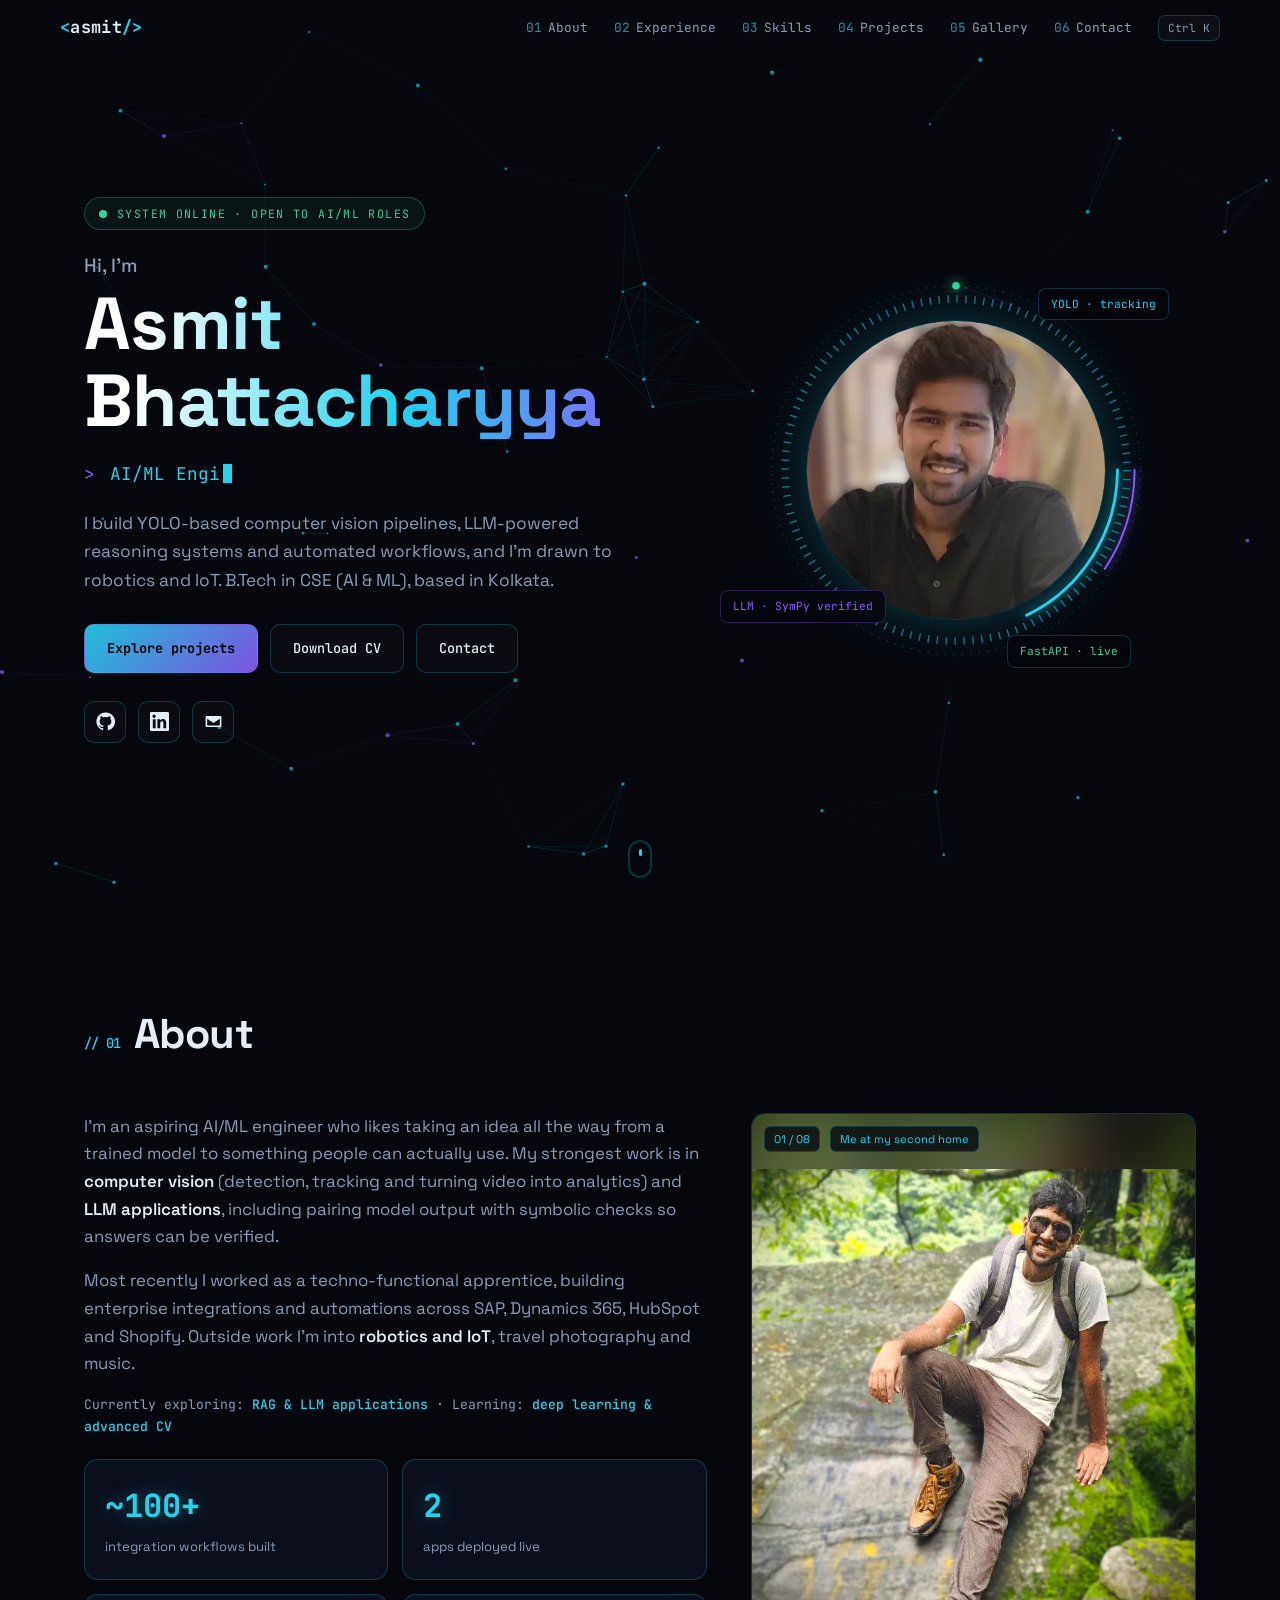
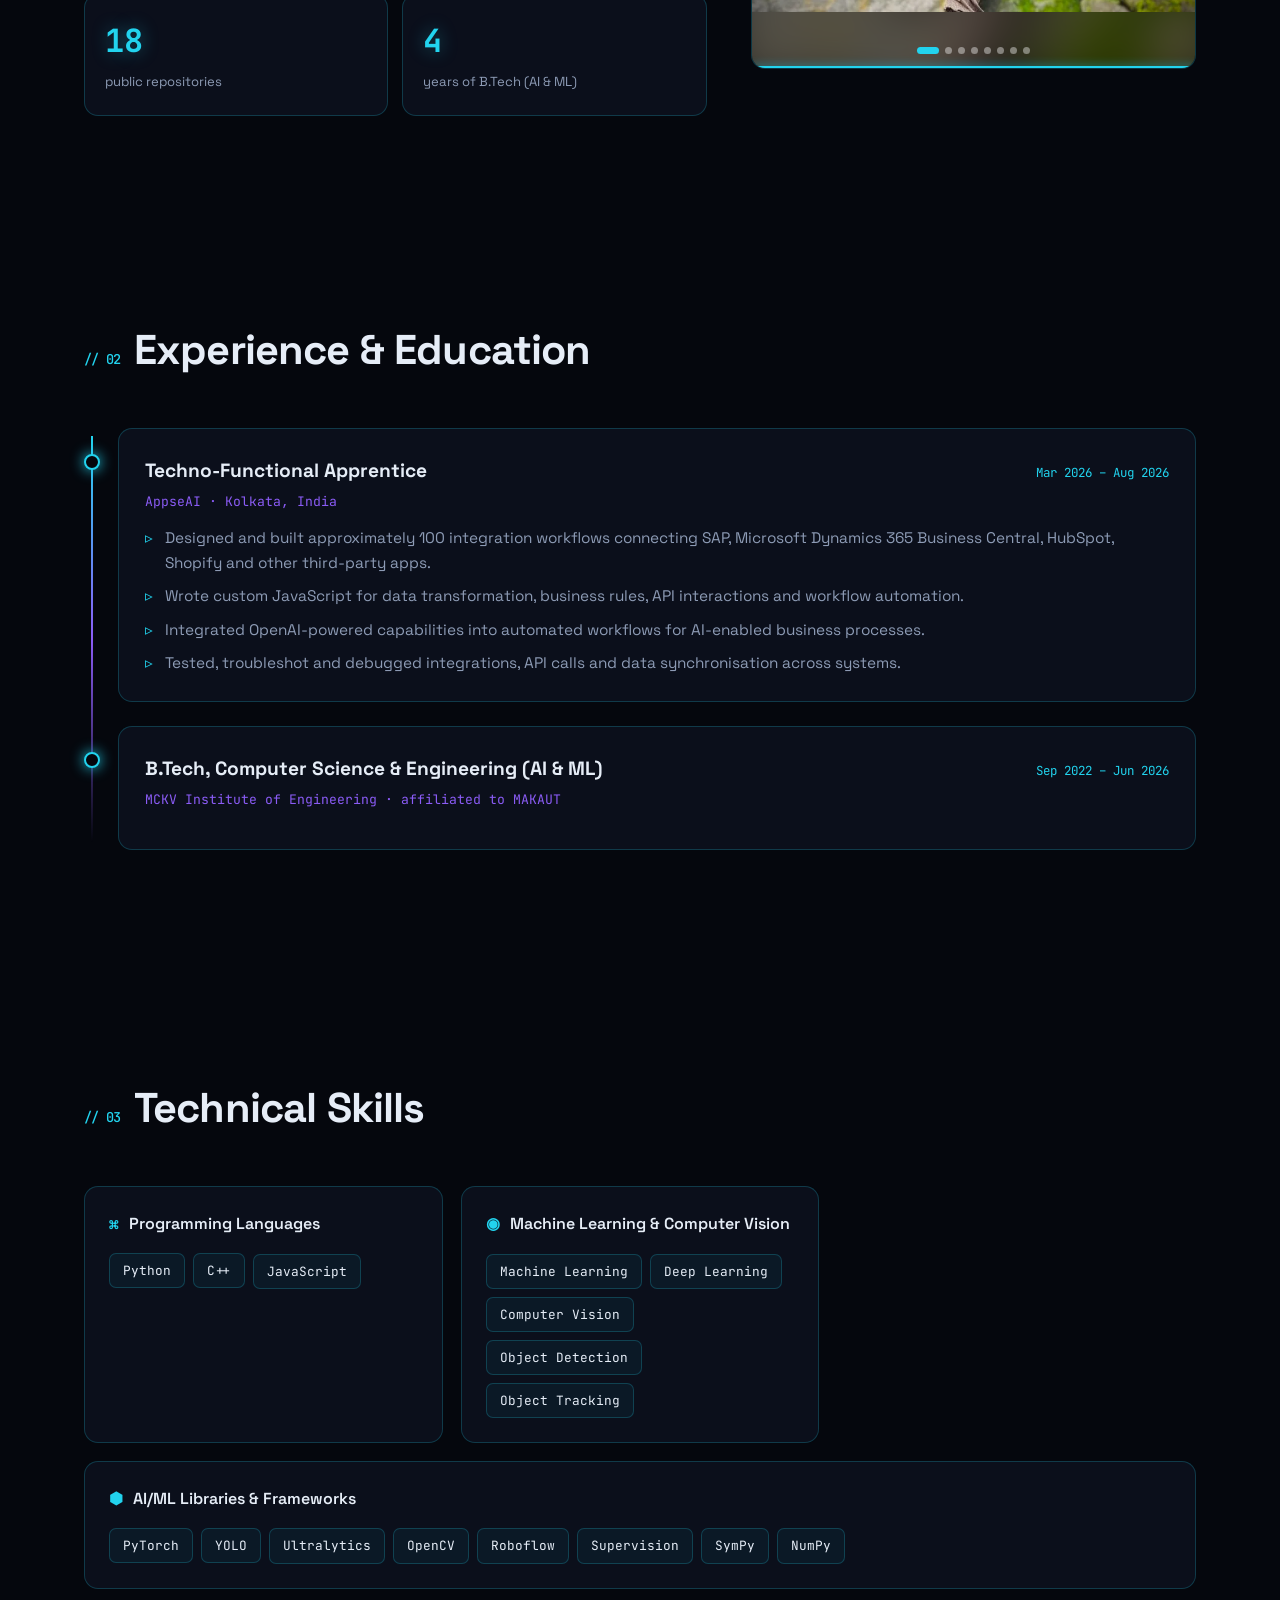
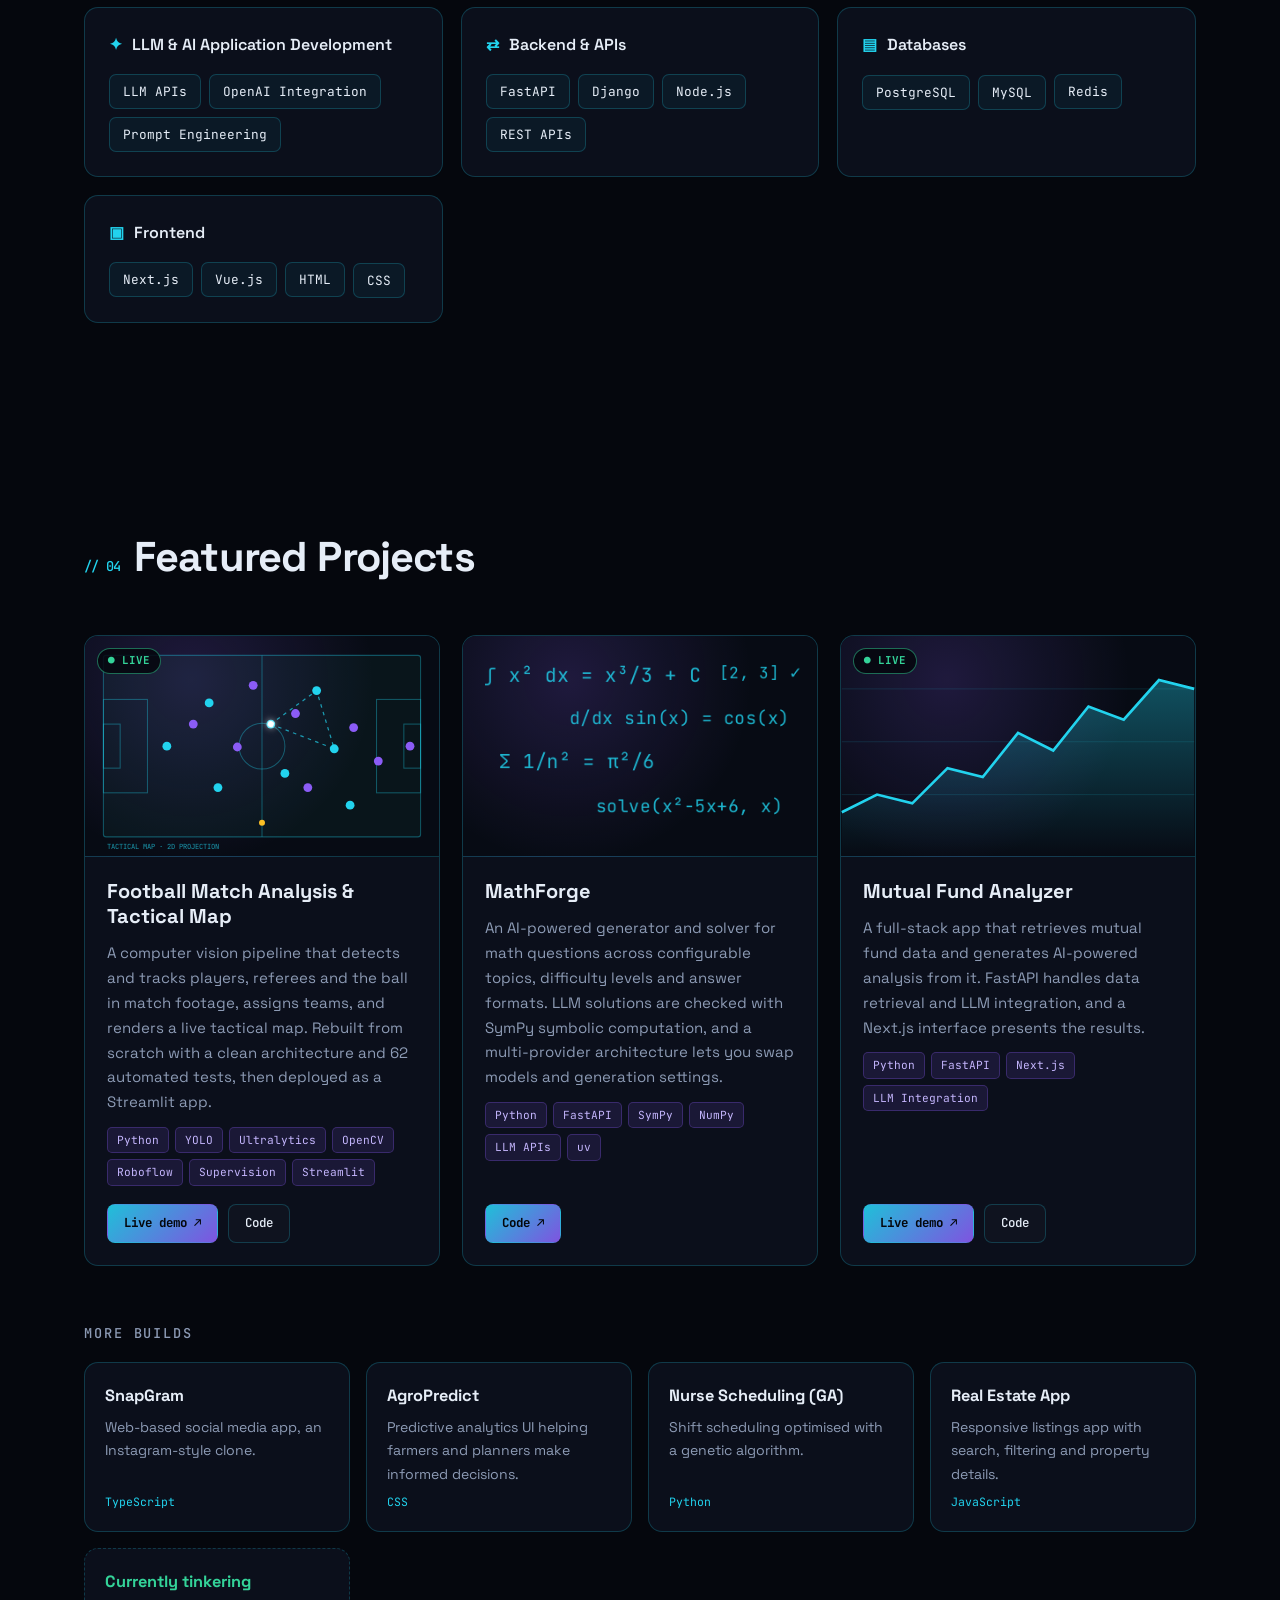
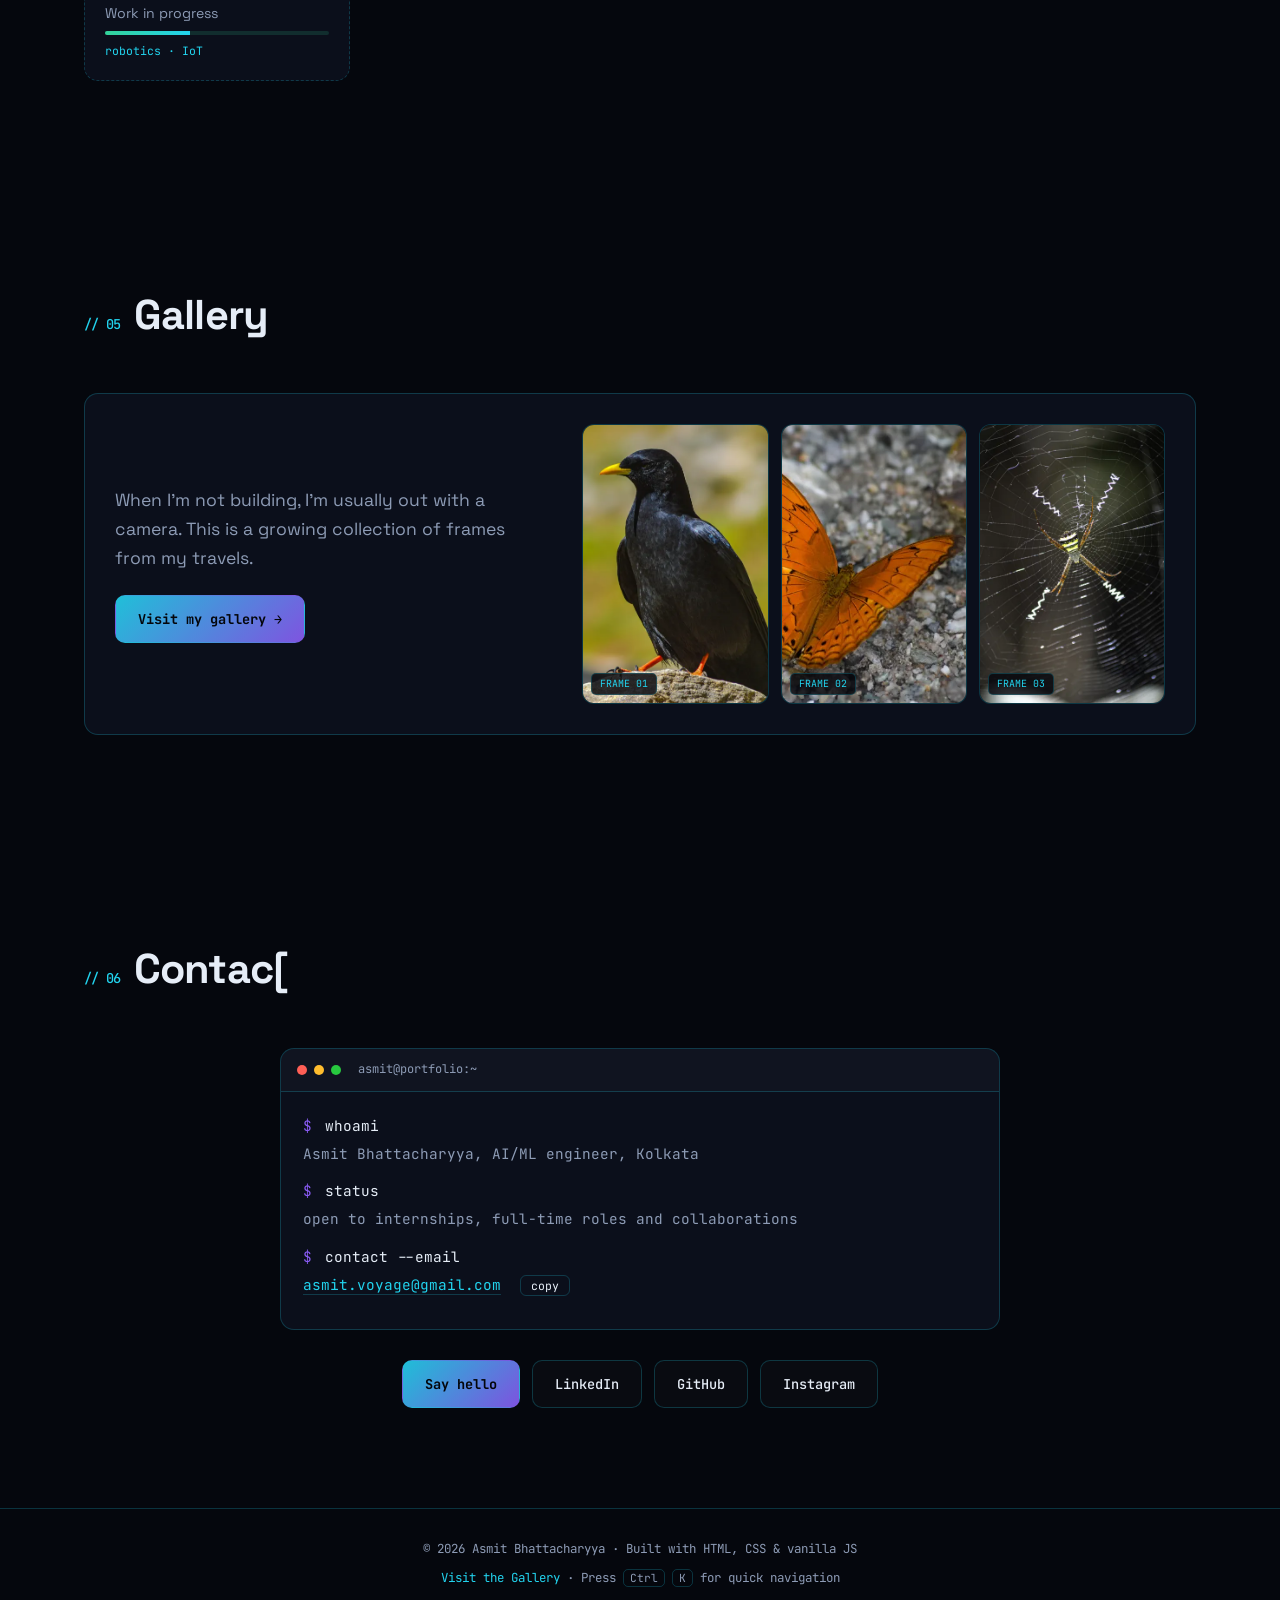
<file: index.html>
<!DOCTYPE html>
<html lang="en">
<head>
  <meta charset="UTF-8" />
  <meta name="viewport" content="width=device-width, initial-scale=1.0" />
  <title>Asmit Bhattacharyya | AI/ML Engineer · Computer Vision · LLM Apps</title>
  <meta name="description" content="Asmit Bhattacharyya: AI/ML engineer building YOLO-based computer vision pipelines, LLM-powered reasoning systems and workflow automation. Robotics & IoT enthusiast." />
  <meta property="og:title" content="Asmit Bhattacharyya | AI/ML Engineer" />
  <meta property="og:description" content="Computer vision, LLM applications and automation. Explore my projects." />
  <meta property="og:type" content="website" />
  <meta property="og:url" content="https://asmit-123.github.io/Portfolio-Website/" />
  <meta property="og:image" content="https://asmit-123.github.io/Portfolio-Website/assets/og-image.png" />
  <meta property="og:image:width" content="1200" />
  <meta property="og:image:height" content="630" />
  <meta name="twitter:card" content="summary_large_image" />
  <meta name="twitter:image" content="https://asmit-123.github.io/Portfolio-Website/assets/og-image.png" />
  <meta name="theme-color" content="#05070d" />
  <link rel="icon" href="data:image/svg+xml,%3Csvg xmlns='http://www.w3.org/2000/svg' viewBox='0 0 100 100'%3E%3Crect width='100' height='100' rx='22' fill='%2305070d'/%3E%3Crect x='3' y='3' width='94' height='94' rx='20' fill='none' stroke='%2322d3ee' stroke-width='4'/%3E%3Ctext x='50' y='68' font-size='54' font-family='monospace' font-weight='700' text-anchor='middle' fill='%2322d3ee'%3EA%3C/text%3E%3C/svg%3E" />
  <link rel="preconnect" href="https://fonts.googleapis.com" />
  <link rel="preconnect" href="https://fonts.gstatic.com" crossorigin />
  <link href="https://fonts.googleapis.com/css2?family=JetBrains+Mono:wght@400;500;700&family=Space+Grotesk:wght@400;500;600;700&display=swap" rel="stylesheet" />
  <link rel="stylesheet" href="style.css" />
</head>
<body>
  <div id="boot" aria-hidden="true">
    <div class="boot-box">
      <pre id="bootLog"></pre>
      <div class="boot-bar"><span id="bootFill"></span></div>
    </div>
  </div>

  <canvas id="net" aria-hidden="true"></canvas>
  <div class="scanlines" aria-hidden="true"></div>
  <div class="glow" id="glow" aria-hidden="true"></div>
  <div class="progress" id="progress" aria-hidden="true"></div>

  <a class="skip" href="#main">Skip to content</a>

  <header class="nav" id="nav">
    <a class="brand" href="#top"><span class="bracket">&lt;</span>asmit<span class="bracket">/&gt;</span></a>
    <button class="menu-btn" id="menuBtn" aria-expanded="false" aria-controls="navLinks" aria-label="Toggle menu"><span></span><span></span><span></span></button>
    <nav aria-label="Primary">
      <ul class="nav-links" id="navLinks">
        <li><a href="#about"><i>01</i>About</a></li>
        <li><a href="#experience"><i>02</i>Experience</a></li>
        <li><a href="#skills"><i>03</i>Skills</a></li>
        <li><a href="#projects"><i>04</i>Projects</a></li>
        <li><a href="gallery.html"><i>05</i>Gallery</a></li>
        <li><a href="#contact"><i>06</i>Contact</a></li>
        <li><button class="kbd" id="paletteBtn" type="button" aria-label="Open quick navigation">Ctrl K</button></li>
      </ul>
    </nav>
  </header>

  <main id="main">
    <!-- HERO -->
    <section class="hero" id="top">
      <div class="hero-text">
        <p class="status"><span class="pulse"></span> SYSTEM ONLINE · OPEN TO AI/ML ROLES</p>
        <h1><span class="small">Hi, I'm</span><span class="name" data-scramble>Asmit Bhattacharyya</span></h1>
        <p class="typed-line"><span class="prompt">&gt;</span> <span id="typed"></span><span class="caret"></span></p>
        <p class="lead">I build YOLO-based computer vision pipelines, LLM-powered reasoning systems and automated workflows, and I'm drawn to robotics and IoT. B.Tech in CSE (AI &amp; ML), based in Kolkata.</p>
        <div class="cta">
          <a class="btn primary" href="#projects"><span>Explore projects</span></a>
          <a class="btn ghost" href="./assets/Asmit-Bhattacharyya-Resume.pdf" target="_blank" rel="noopener"><span>Download CV</span></a>
          <a class="btn ghost" href="#contact"><span>Contact</span></a>
        </div>
        <div class="socials">
          <a href="https://github.com/Asmit-123" target="_blank" rel="noopener" aria-label="GitHub"><svg viewBox="0 0 24 24" aria-hidden="true"><path d="M12 .5a11.5 11.5 0 0 0-3.64 22.41c.58.1.79-.25.79-.56v-2c-3.2.7-3.88-1.37-3.88-1.37-.52-1.33-1.28-1.69-1.28-1.69-1.04-.71.08-.7.08-.7 1.15.08 1.76 1.19 1.76 1.19 1.02 1.76 2.68 1.25 3.34.96.1-.74.4-1.25.72-1.54-2.55-.29-5.24-1.28-5.24-5.69 0-1.26.45-2.28 1.19-3.09-.12-.29-.52-1.46.11-3.05 0 0 .97-.31 3.17 1.18a11 11 0 0 1 5.77 0c2.2-1.49 3.17-1.18 3.17-1.18.63 1.59.23 2.76.11 3.05.74.81 1.19 1.83 1.19 3.09 0 4.42-2.69 5.39-5.25 5.68.41.36.78 1.06.78 2.14v3.17c0 .31.21.67.8.56A11.5 11.5 0 0 0 12 .5Z"/></svg></a>
          <a href="https://www.linkedin.com/in/asmit-bhattacharyya-37742442a" target="_blank" rel="noopener" aria-label="LinkedIn"><svg viewBox="0 0 24 24" aria-hidden="true"><path d="M20.45 20.45h-3.56v-5.57c0-1.33-.03-3.04-1.85-3.04-1.86 0-2.14 1.45-2.14 2.94v5.67H9.34V9h3.41v1.56h.05c.48-.9 1.64-1.85 3.37-1.85 3.6 0 4.27 2.37 4.27 5.46v6.28ZM5.34 7.43a2.07 2.07 0 1 1 0-4.13 2.07 2.07 0 0 1 0 4.13ZM7.12 20.45H3.56V9h3.56v11.45ZM22.22 0H1.77C.79 0 0 .77 0 1.73v20.54C0 23.23.79 24 1.77 24h20.45c.98 0 1.78-.77 1.78-1.73V1.73C24 .77 23.2 0 22.22 0Z"/></svg></a>
          <a href="mailto:asmit.voyage@gmail.com" aria-label="Email"><svg viewBox="0 0 24 24" aria-hidden="true"><path d="M3 5h18a1 1 0 0 1 1 1v12a1 1 0 0 1-1 1H3a1 1 0 0 1-1-1V6a1 1 0 0 1 1-1Zm9 7.2L4.5 7v.01L12 12.2 19.5 7V7L12 12.2ZM4 8.4V17h16V8.4l-8 5.5-8-5.5Z"/></svg></a>
        </div>
      </div>

      <div class="hero-visual">
        <svg class="hud-ring" viewBox="0 0 400 400" aria-hidden="true">
          <circle class="r-thin" cx="200" cy="200" r="194"/>
          <circle class="r-ticks" cx="200" cy="200" r="180"/>
          <circle class="r-arc a1" cx="200" cy="200" r="170"/>
          <circle class="r-arc a2" cx="200" cy="200" r="188"/>
          <g class="orbiter"><circle cx="200" cy="6" r="4"/></g>
        </svg>
        <div class="frame">
          <img src="./assets/profile-pic.webp" alt="Portrait of Asmit Bhattacharyya" width="360" height="360" />
          <div class="scan"></div>
        </div>
        <div class="chip c1">YOLO · tracking</div>
        <div class="chip c2">LLM · SymPy verified</div>
        <div class="chip c3">FastAPI · live</div>
      </div>
      <a class="scroll-cue" href="#about" aria-label="Scroll to About"><span></span></a>
    </section>

    <!-- ABOUT -->
    <section id="about" class="reveal">
      <h2 class="section-title"><small>// 01</small><span data-scramble>About</span></h2>
      <div class="about-grid">
        <div class="about-copy">
          <p>I'm an aspiring AI/ML engineer who likes taking an idea all the way from a trained model to something people can actually use. My strongest work is in <strong>computer vision</strong> (detection, tracking and turning video into analytics) and <strong>LLM applications</strong>, including pairing model output with symbolic checks so answers can be verified.</p>
          <p>Most recently I worked as a techno-functional apprentice, building enterprise integrations and automations across SAP, Dynamics 365, HubSpot and Shopify. Outside work I'm into <strong>robotics and IoT</strong>, travel photography and music.</p>
          <p class="mono-note">Currently exploring: <b>RAG &amp; LLM applications</b> · Learning: <b>deep learning &amp; advanced CV</b></p>
          <div class="stats">
          <div class="stat"><b data-count="100" data-prefix="~" data-suffix="+">0</b><span>integration workflows built</span></div>
          <div class="stat"><b data-count="2">0</b><span>apps deployed live</span></div>
          <div class="stat"><b data-count="18" id="repoCount">0</b><span>public repositories</span></div>
          <div class="stat"><b data-count="4">0</b><span>years of B.Tech (AI &amp; ML)</span></div>
        </div>
        </div>
        <div class="about-side"><div class="scroller hud" id="scroller" role="region" aria-roledescription="carousel" aria-label="Photos of Asmit" tabindex="0">
        <div class="sc-stage">
          <figure class="sc-slide is-on" style="--img:url('./assets/about/hiking.webp')" data-cap="Me at my second home"><img src="./assets/about/hiking.webp" alt="Asmit hiking on a mossy rock outcrop" /></figure>
          <figure class="sc-slide" style="--img:url('./assets/about/flower-valley.webp')" data-cap="Me at my second home"><img src="./assets/about/flower-valley.webp" alt="Asmit standing with arms spread wide in a green, flower-filled valley beneath misty cliffs" loading="lazy" /></figure>
          <figure class="sc-slide" style="--img:url('./assets/about/high-altitude.webp')" data-cap="Me at my second home"><img src="./assets/about/high-altitude.webp" alt="Asmit posing on a mountain trail with snow-capped peaks and clouds behind him" loading="lazy" /></figure>
          <figure class="sc-slide" style="--img:url('./assets/about/mountain-portrait.webp')" data-cap="Me at my second home"><img src="./assets/about/mountain-portrait.webp" alt="Asmit smiling in sunglasses with green hills behind him" loading="lazy" /></figure>
          <figure class="sc-slide" style="--img:url('./assets/about/stream-camera.webp')" data-cap="Me at my second home"><img src="./assets/about/stream-camera.webp" alt="Asmit photographing a rushing mountain stream with a camera" loading="lazy" /></figure>
          <figure class="sc-slide" style="--img:url('./assets/about/river-camp.webp')" data-cap="Me at my second home"><img src="./assets/about/river-camp.webp" alt="Asmit sitting on a boulder beside a forested river" loading="lazy" /></figure>
          <figure class="sc-slide" style="--img:url('./assets/about/dhoti.webp')" data-cap="Me when I'm off the screen"><img src="./assets/about/dhoti.webp" alt="Asmit standing in a black shirt and white dhoti in front of a pink wall" loading="lazy" /></figure>
          <figure class="sc-slide" style="--img:url('./assets/about/kurta.webp')" data-cap="Me when I'm off the screen"><img src="./assets/about/kurta.webp" alt="Asmit in a yellow kurta taking a mirror selfie" loading="lazy" /></figure>
        </div>
        <div class="sc-hud mono" aria-live="polite"><span id="scCount">01 / 08</span> <span id="scLabel">Me at my second home</span></div>
        <button class="sc-btn prev" type="button" aria-label="Previous photo">‹</button>
        <button class="sc-btn next" type="button" aria-label="Next photo">›</button>
        <div class="sc-dots" id="scDots"></div>
        <div class="sc-bar" id="scBar"></div>
      </div></div>
      </div>
    </section>

    <!-- EXPERIENCE -->
    <section id="experience" class="reveal">
      <h2 class="section-title"><small>// 02</small><span data-scramble>Experience &amp; Education</span></h2>
      <div class="timeline">
        <article class="tl-item">
          <span class="node"></span>
          <div class="tl-card hud">
            <div class="tl-head"><h3>Techno-Functional Apprentice</h3><time>Mar 2026 – Aug 2026</time></div>
            <p class="org">AppseAI · Kolkata, India</p>
            <ul class="points">
              <li>Designed and built approximately 100 integration workflows connecting SAP, Microsoft Dynamics 365 Business Central, HubSpot, Shopify and other third-party apps.</li>
              <li>Wrote custom JavaScript for data transformation, business rules, API interactions and workflow automation.</li>
              <li>Integrated OpenAI-powered capabilities into automated workflows for AI-enabled business processes.</li>
              <li>Tested, troubleshot and debugged integrations, API calls and data synchronisation across systems.</li>
            </ul>
          </div>
        </article>
        <article class="tl-item">
          <span class="node"></span>
          <div class="tl-card hud">
            <div class="tl-head"><h3>B.Tech, Computer Science &amp; Engineering (AI &amp; ML)</h3><time>Sep 2022 – Jun 2026</time></div>
            <p class="org">MCKV Institute of Engineering · affiliated to MAKAUT</p>
          </div>
        </article>
      </div>
    </section>

    <!-- SKILLS -->
    <section id="skills" class="reveal">
      <h2 class="section-title"><small>// 03</small><span data-scramble>Technical Skills</span></h2>
      <div class="skill-grid">
        <div class="hud skill-card"><h3><i>⌘</i> Programming Languages</h3><ul class="chips"><li>Python</li><li>C++</li><li>JavaScript</li></ul></div>
        <div class="hud skill-card"><h3><i>◉</i> Machine Learning &amp; Computer Vision</h3><ul class="chips"><li>Machine Learning</li><li>Deep Learning</li><li>Computer Vision</li><li>Object Detection</li><li>Object Tracking</li></ul></div>
        <div class="hud skill-card wide"><h3><i>⬢</i> AI/ML Libraries &amp; Frameworks</h3><ul class="chips"><li>PyTorch</li><li>YOLO</li><li>Ultralytics</li><li>OpenCV</li><li>Roboflow</li><li>Supervision</li><li>SymPy</li><li>NumPy</li></ul></div>
        <div class="hud skill-card"><h3><i>✦</i> LLM &amp; AI Application Development</h3><ul class="chips"><li>LLM APIs</li><li>OpenAI Integration</li><li>Prompt Engineering</li></ul></div>
        <div class="hud skill-card"><h3><i>⇄</i> Backend &amp; APIs</h3><ul class="chips"><li>FastAPI</li><li>Django</li><li>Node.js</li><li>REST APIs</li></ul></div>
        <div class="hud skill-card"><h3><i>▤</i> Databases</h3><ul class="chips"><li>PostgreSQL</li><li>MySQL</li><li>Redis</li></ul></div>
        <div class="hud skill-card"><h3><i>▣</i> Frontend</h3><ul class="chips"><li>Next.js</li><li>Vue.js</li><li>HTML</li><li>CSS</li></ul></div>
      </div>
    </section>

    <!-- PROJECTS -->
    <section id="projects" class="reveal">
      <h2 class="section-title"><small>// 04</small><span data-scramble>Featured Projects</span></h2>

      <div class="project-grid">
        <article class="project hud tilt">
          <div class="shot art">
            <svg viewBox="0 0 400 250" role="img" aria-label="Animated top-down tactical map of a football pitch with two teams and a passing ball">
              <g fill="none" stroke="currentColor" stroke-opacity=".35" stroke-width="1.2">
                <rect x="20" y="22" width="360" height="206" rx="3" fill="rgba(52,211,153,.05)"/>
                <path d="M200 22V228"/><circle cx="200" cy="125" r="26"/>
                <rect x="20" y="72" width="50" height="106"/><rect x="20" y="100" width="19" height="50"/>
                <rect x="330" y="72" width="50" height="106"/><rect x="361" y="100" width="19" height="50"/>
              </g>
              <path class="pass" d="M210 100 L282 128 L262 62 L210 100" fill="none" stroke="currentColor" stroke-opacity=".7" stroke-width="1.4"/>
              <g fill="currentColor">
                <g class="pl" style="--dx:7px;--dy:-4px;--d:3.4s"><circle cx="92" cy="125" r="5"/></g>
                <g class="pl" style="--dx:-5px;--dy:6px;--d:4.1s"><circle cx="140" cy="76" r="5"/></g>
                <g class="pl" style="--dx:6px;--dy:5px;--d:3.1s"><circle cx="150" cy="172" r="5"/></g>
                <g class="pl" style="--dx:8px;--dy:-3px;--d:3.8s"><circle cx="210" cy="100" r="5"/></g>
                <g class="pl" style="--dx:-6px;--dy:-6px;--d:4.4s"><circle cx="226" cy="156" r="5"/></g>
                <g class="pl" style="--dx:5px;--dy:7px;--d:3.6s"><circle cx="262" cy="62" r="5"/></g>
                <g class="pl" style="--dx:-7px;--dy:4px;--d:4.2s"><circle cx="282" cy="128" r="5"/></g>
                <g class="pl" style="--dx:6px;--dy:-5px;--d:3.3s"><circle cx="300" cy="192" r="5"/></g>
              </g>
              <g fill="#8b5cf6">
                <g class="pl" style="--dx:-6px;--dy:5px;--d:3.7s"><circle cx="122" cy="100" r="5"/></g>
                <g class="pl" style="--dx:5px;--dy:-6px;--d:4.3s"><circle cx="172" cy="126" r="5"/></g>
                <g class="pl" style="--dx:-4px;--dy:7px;--d:3.2s"><circle cx="190" cy="56" r="5"/></g>
                <g class="pl" style="--dx:7px;--dy:3px;--d:4s"><circle cx="238" cy="88" r="5"/></g>
                <g class="pl" style="--dx:-6px;--dy:-4px;--d:3.9s"><circle cx="252" cy="172" r="5"/></g>
                <g class="pl" style="--dx:5px;--dy:6px;--d:3.5s"><circle cx="304" cy="104" r="5"/></g>
                <g class="pl" style="--dx:-5px;--dy:-5px;--d:4.5s"><circle cx="332" cy="142" r="5"/></g>
                <circle cx="368" cy="125" r="5"/>
              </g>
              <circle cx="200" cy="212" r="3.4" fill="#fbbf24"/>
              <circle class="ball" cx="0" cy="0" r="3.6" fill="#fff"/>
              <text x="24" y="242" font-family="JetBrains Mono, monospace" font-size="8" fill="currentColor" opacity=".7">TACTICAL MAP · 2D PROJECTION</text>
            </svg>
            <span class="badge live">● LIVE</span>
          </div>
          <div class="p-body">
            <h3>Football Match Analysis &amp; Tactical Map</h3>
            <p>A computer vision pipeline that detects and tracks players, referees and the ball in match footage, assigns teams, and renders a live tactical map. Rebuilt from scratch with a clean architecture and 62 automated tests, then deployed as a Streamlit app.</p>
            <ul class="tags"><li>Python</li><li>YOLO</li><li>Ultralytics</li><li>OpenCV</li><li>Roboflow</li><li>Supervision</li><li>Streamlit</li></ul>
            <div class="links">
              <a class="btn primary sm" href="https://football-tactical-map-analysis.streamlit.app/" target="_blank" rel="noopener"><span>Live demo ↗</span></a>
              <a class="btn ghost sm" href="https://github.com/Asmit-123/football-tactical-map" target="_blank" rel="noopener"><span>Code</span></a>
            </div>
          </div>
        </article>

        <article class="project hud tilt">
          <div class="shot art">
            <svg viewBox="0 0 400 250" role="img" aria-label="Animated math expressions">
              <g class="mf" font-family="JetBrains Mono, monospace" fill="currentColor">
                <text x="24" y="52" font-size="22">∫ x² dx = x³/3 + C</text>
                <text x="120" y="100" font-size="20">d/dx sin(x) = cos(x)</text>
                <text x="40" y="150" font-size="22">Σ 1/n² = π²/6</text>
                <text x="150" y="200" font-size="20">solve(x²-5x+6, x)</text>
                <text x="290" y="48" font-size="18" opacity=".7">[2, 3] ✓</text>
              </g>
            </svg>
          </div>
          <div class="p-body">
            <h3>MathForge</h3>
            <p>An AI-powered generator and solver for math questions across configurable topics, difficulty levels and answer formats. LLM solutions are checked with SymPy symbolic computation, and a multi-provider architecture lets you swap models and generation settings.</p>
            <ul class="tags"><li>Python</li><li>FastAPI</li><li>SymPy</li><li>NumPy</li><li>LLM APIs</li><li>uv</li></ul>
            <div class="links"><a class="btn primary sm" href="https://github.com/Asmit-123/MathForge" target="_blank" rel="noopener"><span>Code ↗</span></a></div>
          </div>
        </article>

        <article class="project hud tilt">
          <div class="shot art">
            <svg viewBox="0 0 400 250" role="img" aria-label="Animated line chart">
              <defs><linearGradient id="ag" x1="0" x2="0" y1="0" y2="1"><stop offset="0" stop-color="currentColor" stop-opacity=".35"/><stop offset="1" stop-color="currentColor" stop-opacity="0"/></linearGradient></defs>
              <g stroke="currentColor" stroke-opacity=".15"><path d="M0 60H400M0 120H400M0 180H400"/></g>
              <path d="M0 200 L40 180 L80 190 L120 150 L160 160 L200 110 L240 130 L280 80 L320 95 L360 50 L400 60 L400 250 L0 250Z" fill="url(#ag)"/>
              <path class="line" d="M0 200 L40 180 L80 190 L120 150 L160 160 L200 110 L240 130 L280 80 L320 95 L360 50 L400 60" fill="none" stroke="currentColor" stroke-width="3"/>
            </svg>
            <span class="badge live">● LIVE</span>
          </div>
          <div class="p-body">
            <h3>Mutual Fund Analyzer</h3>
            <p>A full-stack app that retrieves mutual fund data and generates AI-powered analysis from it. FastAPI handles data retrieval and LLM integration, and a Next.js interface presents the results.</p>
            <ul class="tags"><li>Python</li><li>FastAPI</li><li>Next.js</li><li>LLM Integration</li></ul>
            <div class="links">
              <a class="btn primary sm" href="https://mutual-fund-analyzer-tau.vercel.app/" target="_blank" rel="noopener"><span>Live demo ↗</span></a>
              <a class="btn ghost sm" href="https://github.com/Asmit-123/Mutual-Fund-Analyzer" target="_blank" rel="noopener"><span>Code</span></a>
            </div>
          </div>
        </article>
      </div>

      <h3 class="sub-title">More builds</h3>
      <div class="mini-grid" id="moreBuilds">
        <a class="mini hud" href="https://github.com/Asmit-123/SnapGram" target="_blank" rel="noopener"><b>SnapGram</b><p>Web-based social media app, an Instagram-style clone.</p><span>TypeScript</span></a>
        <a class="mini hud" href="https://github.com/Asmit-123/AgroPredict" target="_blank" rel="noopener"><b>AgroPredict</b><p>Predictive analytics UI helping farmers and planners make informed decisions.</p><span>CSS</span></a>
        <a class="mini hud" href="https://github.com/Asmit-123/Nurse-Scheduling-Algorithm-using-Genetic-Algorithm" target="_blank" rel="noopener"><b>Nurse Scheduling (GA)</b><p>Shift scheduling optimised with a genetic algorithm.</p><span>Python</span></a>
        <a class="mini hud" href="https://github.com/Asmit-123/Real-Estate-App" target="_blank" rel="noopener"><b>Real Estate App</b><p>Responsive listings app with search, filtering and property details.</p><span>JavaScript</span></a>
        <div class="mini hud tinker"><b>Currently tinkering</b><p>Work in progress</p><div class="wip" aria-hidden="true"><i></i></div><span>robotics · IoT</span></div>
      </div>
    </section>


    <!-- GALLERY TEASER -->
    <section id="photos" class="reveal">
      <h2 class="section-title"><small>// 05</small><span data-scramble>Gallery</span></h2>
      <div class="g-teaser hud">
        <div class="g-copy">
          <p>When I'm not building, I'm usually out with a camera. This is a growing collection of frames from my travels.</p>
          <a class="btn primary" href="gallery.html"><span>Visit my gallery →</span></a>
        </div>
        <a class="g-strip" href="gallery.html" aria-label="Open the gallery">
          <figure><img src="./assets/gallery/thumb/alpine-chough-1.webp" alt="Alpine chough perched on a rock" loading="lazy" width="640" height="640" /><figcaption>FRAME 01</figcaption></figure>
          <figure><img src="./assets/gallery/thumb/large-yeoman-1.webp" alt="Large yeoman butterfly with orange wings resting on gravel" loading="lazy" width="640" height="427" /><figcaption>FRAME 02</figcaption></figure>
          <figure><img src="./assets/gallery/thumb/orb-weaver-spider-1.webp" alt="Orb-weaver spider at the centre of its web" loading="lazy" width="427" height="640" /><figcaption>FRAME 03</figcaption></figure>
        </a>
      </div>
    </section>

    <!-- CONTACT -->
    <section id="contact" class="reveal">
      <h2 class="section-title"><small>// 06</small><span data-scramble>Contact</span></h2>
      <div class="terminal hud">
        <div class="t-bar"><i></i><i></i><i></i><span>asmit@portfolio:~</span></div>
        <div class="t-body">
          <p><span class="prompt">$</span> whoami</p>
          <p class="out">Asmit Bhattacharyya, AI/ML engineer, Kolkata</p>
          <p><span class="prompt">$</span> status</p>
          <p class="out">open to internships, full-time roles and collaborations</p>
          <p><span class="prompt">$</span> contact --email</p>
          <p class="out"><a href="mailto:asmit.voyage@gmail.com">asmit.voyage@gmail.com</a> <button class="copy" id="copyEmail" type="button">copy</button></p>
        </div>
      </div>
      <div class="cta center">
        <a class="btn primary" href="mailto:asmit.voyage@gmail.com"><span>Say hello</span></a>
        <a class="btn ghost" href="https://www.linkedin.com/in/asmit-bhattacharyya-37742442a" target="_blank" rel="noopener"><span>LinkedIn</span></a>
        <a class="btn ghost" href="https://github.com/Asmit-123" target="_blank" rel="noopener"><span>GitHub</span></a>
        <a class="btn ghost" href="https://www.instagram.com/being.sojourner/" target="_blank" rel="noopener"><span>Instagram</span></a>
      </div>
    </section>
  </main>

  <footer><p>© <span id="year">2026</span> Asmit Bhattacharyya · Built with HTML, CSS &amp; vanilla JS</p><p class="foot-links"><a href="gallery.html">Visit the Gallery</a> · <span>Press <kbd>Ctrl</kbd> <kbd>K</kbd> for quick navigation</span></p></footer>

  <div class="lightbox" id="lightbox" hidden role="dialog" aria-modal="true" aria-label="Photo viewer">
    <button class="lb-close" id="lbClose" type="button" aria-label="Close">×</button>
    <button class="lb-nav lb-prev" id="lbPrev" type="button" aria-label="Previous">‹</button>
    <img id="lbImg" alt="" />
    <button class="lb-nav lb-next" id="lbNext" type="button" aria-label="Next">›</button>
    <p id="lbCap"></p>
  </div>

  <script src="script.js"></script>
</body>
</html>
</file>
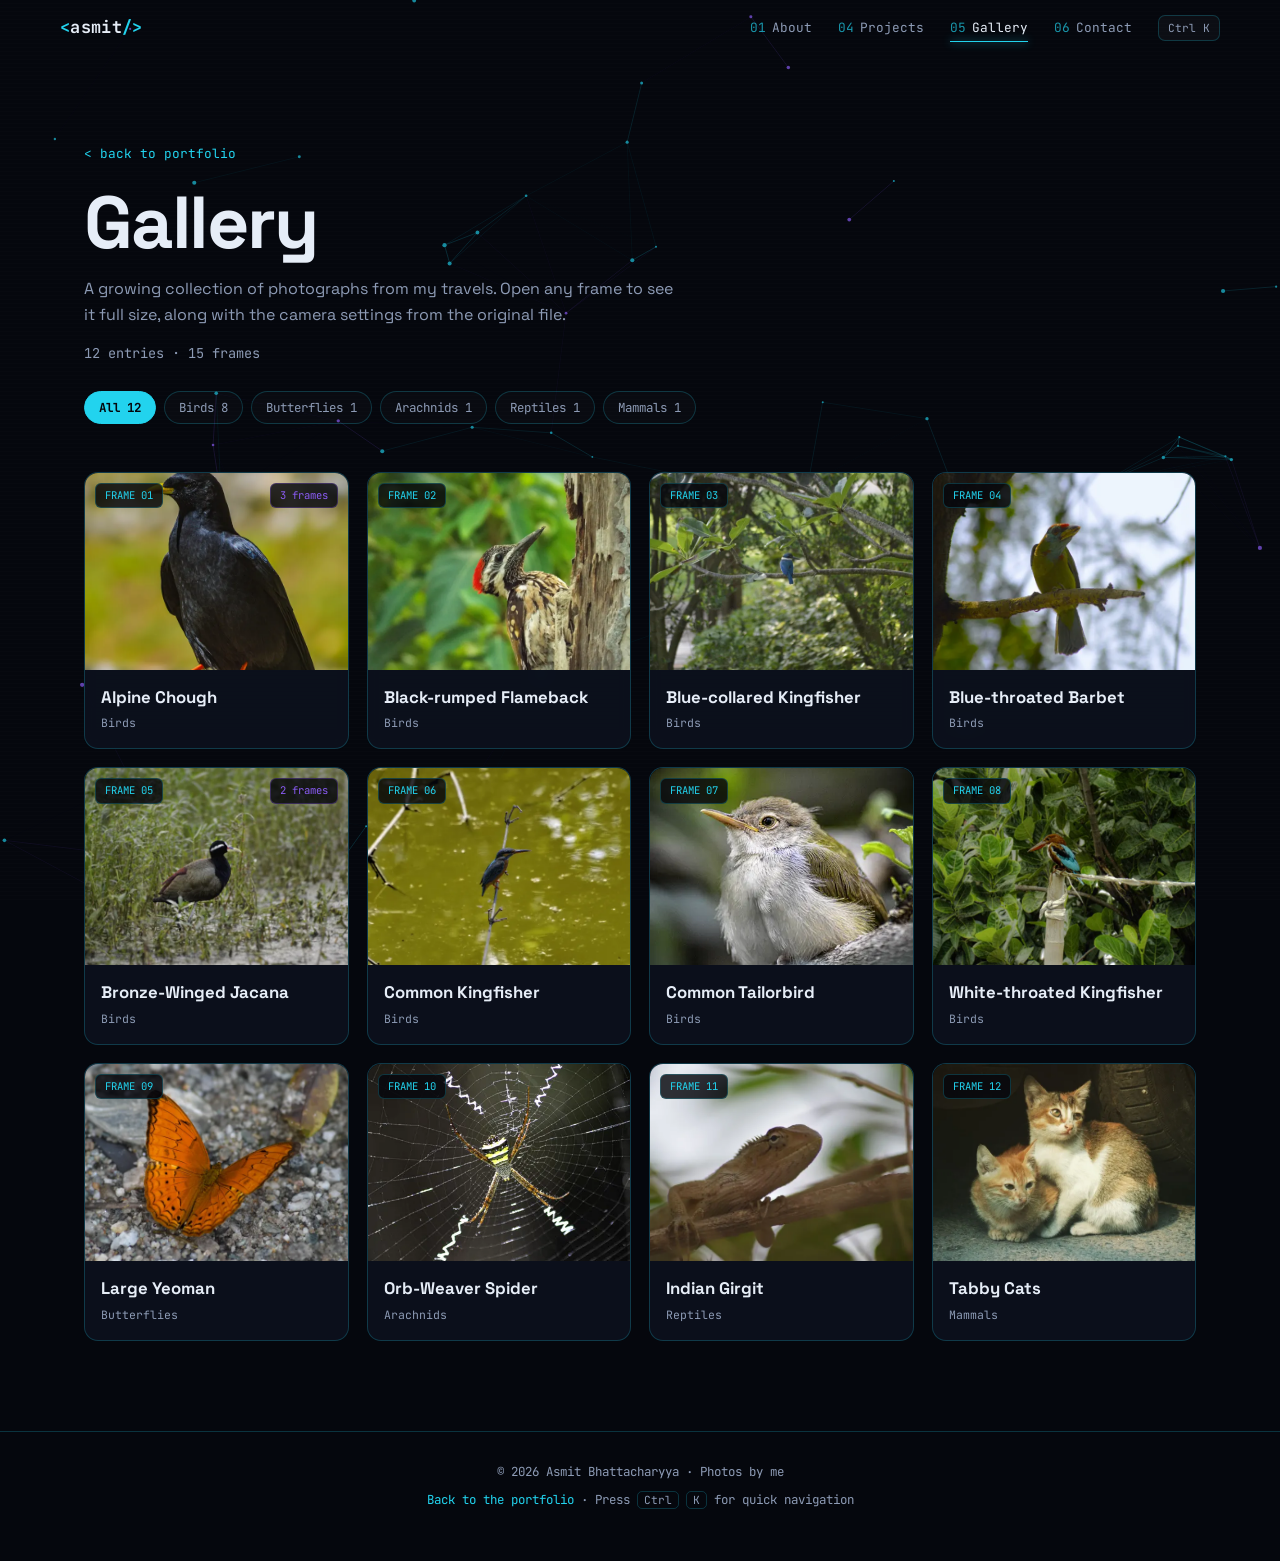
<file: gallery.html>
<!DOCTYPE html>
<html lang="en">
<head>
  <meta charset="UTF-8" />
  <meta name="viewport" content="width=device-width, initial-scale=1.0" />
  <title>Gallery | Asmit Bhattacharyya</title>
  <meta name="description" content="A growing collection of photographs from Asmit Bhattacharyya's travels." />
  <meta property="og:title" content="Gallery | Asmit Bhattacharyya" />
  <meta property="og:description" content="A growing collection of photographs from my travels." />
  <meta property="og:image" content="https://asmit-123.github.io/Portfolio-Website/assets/og-image.png" />
  <meta name="twitter:card" content="summary_large_image" />
  <meta name="theme-color" content="#05070d" />
  <link rel="icon" href="data:image/svg+xml,%3Csvg xmlns='http://www.w3.org/2000/svg' viewBox='0 0 100 100'%3E%3Crect width='100' height='100' rx='22' fill='%2305070d'/%3E%3Crect x='3' y='3' width='94' height='94' rx='20' fill='none' stroke='%2322d3ee' stroke-width='4'/%3E%3Ctext x='50' y='68' font-size='54' font-family='monospace' font-weight='700' text-anchor='middle' fill='%2322d3ee'%3EA%3C/text%3E%3C/svg%3E" />
  <link rel="preconnect" href="https://fonts.googleapis.com" />
  <link rel="preconnect" href="https://fonts.gstatic.com" crossorigin />
  <link href="https://fonts.googleapis.com/css2?family=JetBrains+Mono:wght@400;500;700&family=Space+Grotesk:wght@400;500;600;700&display=swap" rel="stylesheet" />
  <link rel="stylesheet" href="style.css" />
</head>
<body>
  <canvas id="net" aria-hidden="true"></canvas>
  <div class="scanlines" aria-hidden="true"></div>
  <div class="glow" id="glow" aria-hidden="true"></div>
  <div class="progress" id="progress" aria-hidden="true"></div>
  <a class="skip" href="#main">Skip to content</a>

  <header class="nav" id="nav">
    <a class="brand" href="index.html"><span class="bracket">&lt;</span>asmit<span class="bracket">/&gt;</span></a>
    <button class="menu-btn" id="menuBtn" aria-expanded="false" aria-controls="navLinks" aria-label="Toggle menu"><span></span><span></span><span></span></button>
    <nav aria-label="Primary">
      <ul class="nav-links" id="navLinks">
        <li><a href="index.html#about"><i>01</i>About</a></li>
        <li><a href="index.html#projects"><i>04</i>Projects</a></li>
        <li><a class="active" href="gallery.html" aria-current="page"><i>05</i>Gallery</a></li>
        <li><a href="index.html#contact"><i>06</i>Contact</a></li>
        <li><button class="kbd" id="paletteBtn" type="button" aria-label="Open quick navigation">Ctrl K</button></li>
      </ul>
    </nav>
  </header>

  <main id="main">
    <section class="bs-head">
      <a class="back" href="index.html">&lt; back to portfolio</a>
      <h1 style="margin-top:18px"><span class="grad" data-scramble>Gallery</span></h1>
      <p>A growing collection of photographs from my travels. Open any frame to see it full size, along with the camera settings from the original file.</p>
      <p class="bs-count" id="bsCount" aria-live="polite"></p>
      <div class="bs-filters" id="bsFilters" role="group" aria-label="Filter by category"></div>
    </section>
    <div class="bs-grid" id="bsGrid"></div>
    <noscript><p style="color:var(--muted)">This page needs JavaScript to show the photo grid.</p></noscript>
  </main>

  <footer><p>© <span id="year">2026</span> Asmit Bhattacharyya · Photos by me</p><p class="foot-links"><a href="index.html">Back to the portfolio</a> · <span>Press <kbd>Ctrl</kbd> <kbd>K</kbd> for quick navigation</span></p></footer>

  <div class="lightbox" id="lightbox" hidden role="dialog" aria-modal="true" aria-label="Photo viewer">
    <button class="lb-close" id="lbClose" type="button" aria-label="Close">×</button>
    <button class="lb-nav lb-prev" id="lbPrev" type="button" aria-label="Previous">‹</button>
    <img id="lbImg" alt="" />
    <button class="lb-nav lb-next" id="lbNext" type="button" aria-label="Next">›</button>
    <p id="lbCap"></p>
  </div>
  <script src="script.js"></script>
  <script src="gallery.js"></script>
</body>
</html>
</file>
<file: style.css>
:root{
  --bg:#05070d;--panel:rgba(14,20,34,.72);--line:rgba(34,211,238,.22);--line-2:rgba(139,92,246,.28);
  --text:#e6edf7;--muted:#8d9bb5;--cyan:#22d3ee;--violet:#8b5cf6;--green:#34d399;
  --mono:"JetBrains Mono",ui-monospace,monospace;--sans:"Space Grotesk",system-ui,sans-serif;
}
*{box-sizing:border-box;margin:0;padding:0}
html{scroll-behavior:smooth;scroll-padding-top:84px}
body{font-family:var(--sans);background:var(--bg);color:var(--text);line-height:1.65;overflow-x:hidden;-webkit-font-smoothing:antialiased}
img{max-width:100%;display:block}
a{color:inherit;text-decoration:none}
ul{list-style:none}
[hidden]{display:none!important}
::selection{background:var(--cyan);color:#000}
:focus-visible{outline:2px solid var(--cyan);outline-offset:3px}
.skip{position:absolute;left:-999px;top:8px;background:var(--cyan);color:#000;padding:8px 14px;z-index:300;font-family:var(--mono)}
.skip:focus{left:8px}

/* BACKGROUND LAYERS */
#net{position:fixed;inset:0;width:100%;height:100%;z-index:0;opacity:.75}
.scanlines{position:fixed;inset:0;z-index:1;pointer-events:none;background:repeating-linear-gradient(to bottom,transparent 0 3px,rgba(255,255,255,.012) 3px 4px)}
.glow{position:fixed;left:0;top:0;width:520px;height:520px;margin:-260px 0 0 -260px;z-index:1;pointer-events:none;background:radial-gradient(circle,rgba(34,211,238,.10),transparent 65%);transition:opacity .3s;opacity:0}
.progress{position:fixed;top:0;left:0;height:2px;width:0;z-index:200;background:linear-gradient(90deg,var(--cyan),var(--violet));box-shadow:0 0 12px var(--cyan)}

/* BOOT */
#boot{position:fixed;inset:0;z-index:500;background:var(--bg);display:grid;place-items:center;transition:opacity .6s,visibility .6s}
#boot.done{opacity:0;visibility:hidden}
.boot-box{width:min(460px,86vw);font-family:var(--mono);font-size:.82rem;color:var(--cyan)}
#bootLog{white-space:pre-wrap;min-height:7.5em;line-height:1.7}
.boot-bar{height:3px;background:rgba(34,211,238,.15);margin-top:14px;overflow:hidden;border-radius:2px}
.boot-bar span{display:block;height:100%;width:0;background:linear-gradient(90deg,var(--cyan),var(--violet));box-shadow:0 0 10px var(--cyan)}

/* NAV */
.nav{position:fixed;top:0;left:0;right:0;z-index:100;display:flex;justify-content:space-between;align-items:center;padding:14px max(22px,calc((100% - 1160px)/2));transition:background .3s,border-color .3s;border-bottom:1px solid transparent}
.nav.scrolled{background:rgba(5,7,13,.78);backdrop-filter:blur(14px);border-color:var(--line)}
.brand{font-family:var(--mono);font-weight:700;font-size:1.05rem;letter-spacing:.02em}
.bracket{color:var(--cyan)}
.nav-links{display:flex;gap:26px}
.nav-links a{font-family:var(--mono);font-size:.8rem;color:var(--muted);transition:color .2s;position:relative;padding:4px 0}
.nav-links a i{font-style:normal;color:var(--cyan);margin-right:6px;opacity:.7}
.nav-links a::after{content:"";position:absolute;left:0;bottom:-2px;height:1px;width:0;background:var(--cyan);transition:width .3s;box-shadow:0 0 8px var(--cyan)}
.nav-links a:hover,.nav-links a.active{color:var(--text)}
.nav-links a:hover::after,.nav-links a.active::after{width:100%}
.menu-btn{display:none;background:none;border:0;cursor:pointer;width:38px;height:38px;flex-direction:column;justify-content:center;align-items:center;gap:5px}
.menu-btn span{display:block;width:22px;height:2px;background:var(--text);transition:transform .3s,opacity .3s}
.menu-btn[aria-expanded="true"] span:nth-child(1){transform:translateY(7px) rotate(45deg)}
.menu-btn[aria-expanded="true"] span:nth-child(2){opacity:0}
.menu-btn[aria-expanded="true"] span:nth-child(3){transform:translateY(-7px) rotate(-45deg)}

/* LAYOUT */
main{position:relative;z-index:2;max-width:1160px;margin:0 auto;padding:0 24px}
section{padding:100px 0}
.section-title{font-size:clamp(1.8rem,4vw,2.6rem);font-weight:700;letter-spacing:-.02em;margin-bottom:44px;display:flex;align-items:baseline;gap:14px;flex-wrap:wrap}
.section-title small{font-family:var(--mono);font-size:.85rem;font-weight:500;color:var(--cyan)}
.sub-title{font-family:var(--mono);font-size:.85rem;font-weight:500;color:var(--muted);text-transform:uppercase;letter-spacing:.14em;margin:56px 0 18px}

/* HUD PANEL */
.hud{position:relative;background:var(--panel);border:1px solid var(--line);border-radius:14px;backdrop-filter:blur(8px);transition:border-color .3s,box-shadow .3s,transform .3s}
.hud::before,.hud::after{content:"";position:absolute;width:14px;height:14px;pointer-events:none;border:2px solid var(--cyan);opacity:.0;transition:opacity .3s}
.hud::before{top:-1px;left:-1px;border-right:0;border-bottom:0;border-top-left-radius:14px}
.hud::after{bottom:-1px;right:-1px;border-left:0;border-top:0;border-bottom-right-radius:14px}
.hud:hover{border-color:rgba(34,211,238,.55);box-shadow:0 0 0 1px rgba(34,211,238,.08),0 20px 50px -20px rgba(34,211,238,.25)}
.hud:hover::before,.hud:hover::after{opacity:1}

/* BUTTONS */
.btn{position:relative;display:inline-flex;align-items:center;justify-content:center;padding:12px 22px;border-radius:10px;font-family:var(--mono);font-size:.85rem;font-weight:500;border:1px solid var(--line);color:var(--text);background:rgba(255,255,255,.02);overflow:hidden;transition:transform .2s,border-color .2s,box-shadow .2s}
.btn span{position:relative;z-index:1}
.btn::before{content:"";position:absolute;inset:0;background:linear-gradient(120deg,transparent 30%,rgba(34,211,238,.35),transparent 70%);transform:translateX(-120%);transition:transform .6s}
.btn:hover{transform:translateY(-2px);border-color:var(--cyan);box-shadow:0 0 22px -4px rgba(34,211,238,.5)}
.btn:hover::before{transform:translateX(120%)}
.btn.primary{background:linear-gradient(135deg,rgba(34,211,238,.9),rgba(139,92,246,.9));color:#04060b;border-color:transparent;font-weight:700}
.btn.sm{padding:8px 16px;font-size:.78rem;border-radius:8px}
.cta{display:flex;flex-wrap:wrap;gap:12px;margin-top:30px}
.cta.center{justify-content:center}

/* HERO */
.hero{position:relative;display:grid;grid-template-columns:1.2fr 1fr;gap:56px;align-items:center;min-height:100vh;padding:110px 0 70px}
.status{display:inline-flex;align-items:center;gap:10px;font-family:var(--mono);font-size:.72rem;letter-spacing:.12em;color:var(--green);padding:6px 14px;border:1px solid rgba(52,211,153,.3);border-radius:999px;background:rgba(52,211,153,.06);margin-bottom:26px}
.pulse{width:8px;height:8px;border-radius:50%;background:var(--green);box-shadow:0 0 0 0 rgba(52,211,153,.6);animation:pulse 2s infinite}
@keyframes pulse{70%{box-shadow:0 0 0 9px rgba(52,211,153,0)}100%{box-shadow:0 0 0 0 rgba(52,211,153,0)}}
h1{line-height:1.05;letter-spacing:-.03em}
h1 .small{display:block;font-size:1.2rem;font-weight:500;color:var(--muted);margin-bottom:8px;letter-spacing:0}
h1 .name{display:block;font-size:clamp(2.6rem,6.4vw,4.6rem);font-weight:700;background:linear-gradient(95deg,#fff 10%,var(--cyan) 55%,var(--violet));-webkit-background-clip:text;background-clip:text;color:transparent}
.typed-line{margin-top:20px;font-family:var(--mono);font-size:1.1rem;color:var(--cyan);min-height:1.8em}
.prompt{color:var(--violet);margin-right:4px}
.caret{display:inline-block;width:9px;height:1.1em;background:var(--cyan);vertical-align:-3px;margin-left:3px;animation:blink 1s steps(1) infinite}
@keyframes blink{50%{opacity:0}}
.lead{margin-top:18px;color:var(--muted);font-size:1.08rem;max-width:56ch}
.socials{display:flex;gap:12px;margin-top:28px}
.socials a{width:42px;height:42px;display:grid;place-items:center;border-radius:10px;border:1px solid var(--line);background:rgba(255,255,255,.02);transition:transform .2s,border-color .2s,box-shadow .2s}
.socials a:hover{transform:translateY(-3px);border-color:var(--cyan);box-shadow:0 0 18px -4px var(--cyan)}
.socials svg{width:19px;height:19px;fill:var(--text)}

.hero-visual{position:relative;justify-self:center;width:min(380px,82vw);aspect-ratio:1}
.frame{position:absolute;inset:40px;border:1px solid var(--line);border-radius:50%;background:radial-gradient(circle,#0e1626,#070b14);overflow:hidden;box-shadow:0 0 60px -10px rgba(34,211,238,.35)}
.frame img{width:100%;height:100%;object-fit:cover;filter:saturate(1.05) contrast(1.04)}
.frame .c{display:none;position:absolute;width:22px;height:22px;border:2px solid var(--cyan);z-index:3}
.c.tl{top:8px;left:8px;border-right:0;border-bottom:0}.c.tr{top:8px;right:8px;border-left:0;border-bottom:0}
.c.bl{bottom:8px;left:8px;border-right:0;border-top:0}.c.br{bottom:8px;right:8px;border-left:0;border-top:0}
.scan{position:absolute;left:0;right:0;height:60px;background:linear-gradient(to bottom,transparent,rgba(34,211,238,.28),transparent);animation:scan 4s ease-in-out infinite;z-index:2}
@keyframes scan{0%{top:-60px}100%{top:100%}}
@keyframes spin{to{transform:rotate(360deg)}}
.chip{position:absolute;font-family:var(--mono);font-size:.7rem;padding:6px 12px;border-radius:8px;background:rgba(5,7,13,.85);border:1px solid var(--line);color:var(--cyan);backdrop-filter:blur(6px);animation:float 6s ease-in-out infinite;z-index:4;white-space:nowrap}
.chip.c1{top:2%;right:-6%}.chip.c2{bottom:10%;left:-12%;animation-delay:-2s;color:var(--violet);border-color:var(--line-2)}.chip.c3{bottom:-2%;right:4%;animation-delay:-4s;color:var(--green)}
@keyframes float{50%{transform:translateY(-10px)}}
.scroll-cue{position:absolute;bottom:22px;left:50%;width:24px;height:38px;margin-left:-12px;border:2px solid var(--line);border-radius:14px}
.scroll-cue span{position:absolute;top:7px;left:50%;width:3px;height:7px;margin-left:-1.5px;border-radius:2px;background:var(--cyan);animation:cue 1.6s infinite}
@keyframes cue{0%{opacity:0;transform:translateY(0)}30%{opacity:1}100%{opacity:0;transform:translateY(14px)}}

/* ABOUT */
.about-grid{display:grid;grid-template-columns:1.4fr 1fr;gap:44px;align-items:start}
.about-copy p{color:var(--muted);margin-bottom:16px;font-size:1.05rem}
.about-copy strong{color:var(--text);font-weight:600}
.mono-note{font-family:var(--mono);font-size:.82rem!important;color:var(--muted)}
.mono-note b{color:var(--cyan);font-weight:500}
.stats{display:grid;grid-template-columns:1fr 1fr;gap:14px;margin-top:22px}
.stat{padding:20px;border:1px solid var(--line);border-radius:14px;background:var(--panel)}
.stat b{display:block;font-family:var(--mono);font-size:2rem;font-weight:700;color:var(--cyan);text-shadow:0 0 18px rgba(34,211,238,.4)}
.stat span{font-size:.82rem;color:var(--muted)}

/* TIMELINE */
.timeline{position:relative;padding-left:34px}
.timeline::before{content:"";position:absolute;left:7px;top:8px;bottom:8px;width:2px;background:linear-gradient(to bottom,var(--cyan),var(--violet),transparent)}
.tl-item{position:relative;margin-bottom:24px}
.node{position:absolute;left:-34px;top:26px;width:16px;height:16px;border-radius:50%;background:var(--bg);border:2px solid var(--cyan);box-shadow:0 0 14px var(--cyan)}
.tl-card{padding:26px}
.tl-head{display:flex;justify-content:space-between;gap:12px;flex-wrap:wrap;align-items:baseline}
.tl-head h3{font-size:1.2rem}
.tl-head time{font-family:var(--mono);font-size:.78rem;color:var(--cyan)}
.org{color:var(--violet);font-family:var(--mono);font-size:.82rem;margin:4px 0 12px}
.points{display:grid;gap:8px}
.points li{position:relative;padding-left:20px;color:var(--muted);font-size:.96rem}
.points li::before{content:"▹";position:absolute;left:0;color:var(--cyan)}

/* SKILLS */
.skill-grid{display:grid;grid-template-columns:repeat(auto-fit,minmax(300px,1fr));gap:18px}
.skill-card{padding:24px}
.skill-card.wide{grid-column:1/-1}
.skill-card h3{font-size:1rem;margin-bottom:16px;display:flex;align-items:center;gap:10px;font-weight:600}
.skill-card h3 i{font-style:normal;color:var(--cyan);font-family:var(--mono)}
.chips{display:flex;flex-wrap:wrap;gap:8px}
.chips li{font-family:var(--mono);font-size:.8rem;padding:6px 13px;border-radius:7px;border:1px solid var(--line);background:rgba(34,211,238,.05);color:var(--text);transition:transform .2s,background .2s,box-shadow .2s,border-color .2s}
.chips li:hover{transform:translateY(-3px);background:rgba(34,211,238,.15);border-color:var(--cyan);box-shadow:0 6px 18px -6px var(--cyan)}

/* PROJECTS */
.project-grid{display:grid;grid-template-columns:repeat(auto-fit,minmax(330px,1fr));gap:22px}
.project{display:flex;flex-direction:column;overflow:hidden;transform-style:preserve-3d;will-change:transform}
.shot{position:relative;aspect-ratio:16/10;overflow:hidden;border-bottom:1px solid var(--line);background:#070b14}
.shot img{width:100%;height:100%;object-fit:cover;transition:transform .5s}
.project:hover .shot img{transform:scale(1.05)}
.shot.art{color:var(--cyan);display:grid;place-items:center;background:radial-gradient(circle at 30% 20%,rgba(139,92,246,.18),transparent 60%),#070b14}
.shot.art svg{width:100%;height:100%}
.mf text{opacity:0;animation:fadein 1s forwards}
.mf text:nth-child(1){animation-delay:.2s}.mf text:nth-child(2){animation-delay:.8s}.mf text:nth-child(3){animation-delay:1.4s}.mf text:nth-child(4){animation-delay:2s}.mf text:nth-child(5){animation-delay:2.6s}
@keyframes fadein{to{opacity:.85}}
.line{stroke-dasharray:900;stroke-dashoffset:900;animation:draw 3s ease forwards infinite alternate}
@keyframes draw{to{stroke-dashoffset:0}}
.badge{position:absolute;top:12px;left:12px;font-family:var(--mono);font-size:.68rem;font-weight:700;padding:3px 10px;border-radius:999px;background:rgba(5,7,13,.85);border:1px solid rgba(52,211,153,.5);color:var(--green)}
.p-body{padding:22px;display:flex;flex-direction:column;gap:12px;flex:1}
.p-body h3{font-size:1.25rem;line-height:1.25}
.p-body p{color:var(--muted);font-size:.94rem}
.tags{display:flex;flex-wrap:wrap;gap:6px}
.tags li{font-family:var(--mono);font-size:.7rem;padding:3px 9px;border-radius:5px;background:rgba(139,92,246,.12);color:#c4b5fd;border:1px solid var(--line-2)}
.links{display:flex;gap:10px;margin-top:auto;padding-top:6px}
.mini-grid{display:grid;grid-template-columns:repeat(auto-fit,minmax(240px,1fr));gap:16px}
.mini{display:flex;flex-direction:column;gap:6px;padding:20px}
.mini b{font-size:1.02rem}
.mini p{color:var(--muted);font-size:.88rem;flex:1}
.mini span{font-family:var(--mono);font-size:.72rem;color:var(--cyan)}

/* GALLERY */
.gallery-note{color:var(--muted);margin:-22px 0 26px;font-family:var(--mono);font-size:.82rem}
.gallery-note a{color:var(--cyan);border-bottom:1px solid var(--line)}
.gallery{columns:3 260px;column-gap:14px}
.gallery button{display:block;width:100%;margin-bottom:14px;padding:0;border:1px solid var(--line);border-radius:12px;overflow:hidden;background:none;cursor:zoom-in;position:relative}
.gallery img{width:100%;transition:transform .5s,filter .3s;filter:saturate(.9)}
.gallery button:hover img{transform:scale(1.05);filter:saturate(1.15)}
.gallery button::after{content:"";position:absolute;inset:0;border-radius:12px;box-shadow:inset 0 0 0 1px rgba(34,211,238,0);transition:box-shadow .3s}
.gallery button:hover::after{box-shadow:inset 0 0 0 2px var(--cyan)}
.lightbox{position:fixed;inset:0;z-index:400;background:rgba(3,5,10,.92);backdrop-filter:blur(8px);display:grid;place-items:center;align-content:center;gap:12px;padding:24px}
.lightbox img{max-height:80vh;border-radius:12px;border:1px solid var(--line)}
.lightbox p{font-family:var(--mono);font-size:.82rem;color:var(--muted)}
.lb-close{position:absolute;top:18px;right:22px;font-size:2rem;line-height:1;background:none;border:0;color:var(--text);cursor:pointer}

/* CONTACT */
.terminal{max-width:720px;margin:0 auto;overflow:hidden}
.t-bar{display:flex;align-items:center;gap:7px;padding:11px 16px;border-bottom:1px solid var(--line);background:rgba(255,255,255,.02)}
.t-bar i{width:10px;height:10px;border-radius:50%;background:#ff5f56}.t-bar i:nth-child(2){background:#ffbd2e}.t-bar i:nth-child(3){background:#27c93f}
.t-bar span{margin-left:10px;font-family:var(--mono);font-size:.75rem;color:var(--muted)}
.t-body{padding:22px;font-family:var(--mono);font-size:.9rem;display:grid;gap:4px}
.t-body .out{color:var(--muted);margin-bottom:10px}
.t-body .out a{color:var(--cyan);border-bottom:1px solid var(--line)}
.copy{margin-left:10px;font-family:var(--mono);font-size:.72rem;padding:2px 10px;border-radius:6px;border:1px solid var(--line);background:none;color:var(--text);cursor:pointer}
.copy:hover{border-color:var(--cyan)}
footer{position:relative;z-index:2;text-align:center;padding:30px 24px 50px;color:var(--muted);font-family:var(--mono);font-size:.78rem;border-top:1px solid var(--line)}

/* REVEAL */
.reveal{opacity:0;transform:translateY(30px);transition:opacity .8s ease,transform .8s ease}
.reveal.in{opacity:1;transform:none}
.in .stagger>*{animation:rise .6s ease backwards;animation-delay:calc(var(--i,0)*70ms)}
@keyframes rise{from{opacity:0;transform:translateY(18px)}}

/* RESPONSIVE */
@media (max-width:900px){
  .hero{grid-template-columns:1fr;min-height:auto;padding-top:120px}
  .hero-visual{order:-1;width:min(280px,70vw);justify-self:start}
  .chip.c1{right:-10%}.chip.c2{left:-4%}
  .about-grid{grid-template-columns:1fr}
  .scroll-cue{display:none}
  .menu-btn{display:flex;margin-left:auto}
  .nav-links{position:absolute;top:100%;left:0;right:0;flex-direction:column;gap:0;padding:8px 24px 18px;background:rgba(5,7,13,.96);border-bottom:1px solid var(--line);display:none}
  .nav-links.open{display:flex}
  .nav-links li{padding:11px 0}
  section{padding:70px 0}
}
@media (hover:none){.glow{display:none}}
@media (prefers-reduced-motion:reduce){
  *,*::before,*::after{animation:none!important;transition:none!important;scroll-behavior:auto!important}
  .reveal{opacity:1;transform:none}
  .line{stroke-dashoffset:0}.mf text{opacity:.85}
}

/* HERO HUD RING */
.hud-ring{position:absolute;inset:0;width:100%;height:100%;overflow:visible;pointer-events:none}
.hud-ring circle,.hud-ring g{fill:none;transform-box:view-box;transform-origin:200px 200px}
.r-thin{stroke:rgba(34,211,238,.28);stroke-width:1;stroke-dasharray:2 7}
.r-ticks{stroke:rgba(34,211,238,.5);stroke-width:8;stroke-dasharray:1.5 7.925;animation:spin 80s linear infinite}
.r-arc{stroke-linecap:round}
.r-arc.a1{stroke:var(--cyan);stroke-width:3;stroke-dasharray:190 878;animation:spin 10s linear infinite;filter:drop-shadow(0 0 6px var(--cyan))}
.r-arc.a2{stroke:var(--violet);stroke-width:2;stroke-dasharray:110 1071;animation:spin 16s linear infinite reverse;filter:drop-shadow(0 0 5px var(--violet))}
.orbiter{animation:spin 14s linear infinite}
.orbiter circle{fill:var(--green);filter:drop-shadow(0 0 6px var(--green))}

/* FOOTBALL TACTICAL MAP ART */
.pl{animation:drift var(--d,3.6s) ease-in-out infinite alternate}
@keyframes drift{to{transform:translate(var(--dx,6px),var(--dy,-4px))}}
.pass{stroke-dasharray:4 5;animation:dash 1.2s linear infinite}
@keyframes dash{to{stroke-dashoffset:-18}}
.ball{offset-path:path("M210 100 L282 128 L262 62 L210 100");animation:ball 6s linear infinite;filter:drop-shadow(0 0 4px #fff)}
@keyframes ball{from{offset-distance:0%}to{offset-distance:100%}}


/* ABOUT SCROLLER */
.about-side{display:grid;gap:14px}
.scroller{position:relative;overflow:hidden;aspect-ratio:4/5;background:#070b14;touch-action:pan-y;cursor:zoom-in}
.sc-slide{position:absolute;inset:0;margin:0;opacity:0;visibility:hidden;transition:opacity .8s ease,visibility .8s}
.sc-slide.is-on{opacity:1;visibility:visible}
.sc-slide::before{content:"";position:absolute;inset:-30px;background:var(--img) center/cover;filter:blur(26px) brightness(.45) saturate(1.2)}
.sc-slide img{position:absolute;inset:0;width:100%;height:100%;object-fit:contain;transform:scale(1.05);transition:transform 7s ease}
.sc-slide.is-on img{transform:scale(1)}
.sc-hud{position:absolute;left:12px;top:12px;z-index:3;font-size:.7rem;display:flex;gap:10px;pointer-events:none}
.sc-hud span{padding:3px 9px;border-radius:6px;background:rgba(5,7,13,.78);border:1px solid var(--line);color:var(--cyan)}
.sc-btn{position:absolute;top:50%;margin-top:-19px;width:38px;height:38px;border-radius:50%;z-index:3;cursor:pointer;font-size:1.4rem;line-height:1;color:var(--text);background:rgba(5,7,13,.65);border:1px solid var(--line);opacity:0;transition:opacity .25s,border-color .2s}
.sc-btn.prev{left:10px}.sc-btn.next{right:10px}
.scroller:hover .sc-btn,.scroller:focus-within .sc-btn{opacity:1}.sc-btn:hover{border-color:var(--cyan)}
@media (hover:none){.sc-btn{opacity:.85}}
.sc-dots{position:absolute;left:0;right:0;bottom:14px;display:flex;justify-content:center;gap:6px;z-index:3}
.sc-dots button{width:7px;height:7px;border-radius:4px;border:0;padding:0;cursor:pointer;background:rgba(255,255,255,.4);transition:width .3s,background .3s}
.sc-dots button.on{width:22px;background:var(--cyan)}
.sc-bar{position:absolute;left:0;bottom:0;height:2px;width:0;z-index:3;background:var(--cyan);box-shadow:0 0 8px var(--cyan)}
.sc-bar.run{animation:scbar 5s linear forwards}
.scroller.paused .sc-bar{animation-play-state:paused}
@keyframes scbar{to{width:100%}}

/* TINKER CARD */
.tinker{border-style:dashed}
.tinker b{color:var(--green)}
.wip{height:4px;border-radius:3px;background:rgba(52,211,153,.15);overflow:hidden}
.wip i{display:block;height:100%;width:38%;background:linear-gradient(90deg,var(--green),var(--cyan));animation:wip 2.6s ease-in-out infinite alternate}
@keyframes wip{to{transform:translateX(165%)}}

/* NAV KBD + FOOTER */
.kbd{font-family:var(--mono);font-size:.7rem;color:var(--muted);background:rgba(255,255,255,.03);border:1px solid var(--line);border-radius:7px;padding:5px 9px;cursor:pointer;transition:color .2s,border-color .2s}
.kbd:hover{color:var(--text);border-color:var(--cyan)}
.foot-links{margin-top:8px}.foot-links a{color:var(--cyan)}
footer kbd{font-family:var(--mono);font-size:.7rem;border:1px solid var(--line);border-radius:5px;padding:1px 6px}

/* LIGHTBOX */
.lightbox{position:fixed;inset:0;z-index:400;background:rgba(3,5,10,.93);backdrop-filter:blur(8px);display:grid;place-items:center;align-content:center;gap:12px;padding:24px}
.lightbox img{max-width:min(92vw,1400px);max-height:80vh;border-radius:12px;border:1px solid var(--line)}
.lightbox p{font-family:var(--mono);font-size:.8rem;color:var(--muted);text-align:center;white-space:pre-line;max-width:90vw}
.lb-close{position:absolute;top:16px;right:22px;font-size:2rem;line-height:1;background:none;border:0;color:var(--text);cursor:pointer}
.lb-nav{position:absolute;top:50%;margin-top:-22px;width:44px;height:44px;border-radius:50%;font-size:1.6rem;line-height:1;color:var(--text);background:rgba(5,7,13,.7);border:1px solid var(--line);cursor:pointer}
.lb-prev{left:18px}.lb-next{right:18px}.lb-nav:hover{border-color:var(--cyan)}

/* COMMAND PALETTE */
.pal{position:fixed;inset:0;z-index:450;background:rgba(3,5,10,.72);backdrop-filter:blur(6px);display:flex;justify-content:center;align-items:flex-start;padding-top:14vh}
.pal-box{width:min(560px,92vw);background:#0a101c;border:1px solid var(--line);border-radius:14px;box-shadow:0 30px 80px -20px rgba(34,211,238,.25);overflow:hidden}
.pal input{width:100%;padding:16px 18px;background:none;border:0;border-bottom:1px solid var(--line);color:var(--text);font:500 1rem var(--mono);outline:0}
.pal ul{max-height:50vh;overflow:auto;padding:6px}
.pal a{display:flex;justify-content:space-between;gap:12px;padding:10px 12px;border-radius:8px;font-size:.95rem;color:var(--text)}
.pal a small{font-family:var(--mono);font-size:.7rem;color:var(--muted)}
.pal a.act{background:rgba(34,211,238,.12);box-shadow:inset 2px 0 var(--cyan)}
.pal .none{padding:14px;color:var(--muted);font-family:var(--mono);font-size:.85rem}

/* GALLERY PAGE */
.bs-head{padding:140px 0 20px}
.bs-head h1{font-size:clamp(2.6rem,7vw,4.6rem)}
.bs-head p{color:var(--muted);max-width:60ch;margin-top:14px}
.bs-count{font-family:var(--mono);font-size:.85rem;color:var(--cyan);margin-top:18px}
.bs-filters{display:flex;flex-wrap:wrap;gap:8px;margin:26px 0 28px}
.bs-filters button{font-family:var(--mono);font-size:.78rem;padding:7px 14px;border-radius:999px;border:1px solid var(--line);background:rgba(255,255,255,.02);color:var(--muted);cursor:pointer;transition:all .2s}
.bs-filters button:hover{color:var(--text);border-color:var(--cyan)}
.bs-filters button[aria-pressed="true"]{color:#04060b;background:var(--cyan);border-color:var(--cyan);font-weight:700}
.bs-grid{display:grid;grid-template-columns:repeat(auto-fill,minmax(250px,1fr));gap:18px;padding-bottom:90px}
.spec{display:flex;flex-direction:column;padding:0;overflow:hidden;text-align:left;cursor:zoom-in;color:var(--text);font:inherit}
.spec .ph{position:relative;aspect-ratio:4/3;overflow:hidden;background:#070b14}
.spec img{width:100%;height:100%;object-fit:cover;object-position:50% 40%;transition:transform .6s}
.spec:hover img{transform:scale(1.07)}
.spec .ph::after{content:"";position:absolute;left:0;right:0;top:-40%;height:40%;background:linear-gradient(to bottom,transparent,rgba(34,211,238,.25),transparent);opacity:0}
.spec:hover .ph::after{opacity:1;animation:sweep 1.4s ease-in-out}
@keyframes sweep{to{top:100%}}
.spec .no,.spec .fr{position:absolute;top:10px;font-family:var(--mono);font-size:.66rem;padding:3px 9px;border-radius:6px;background:rgba(5,7,13,.82);border:1px solid var(--line);color:var(--cyan);z-index:2}
.spec .no{left:10px}.spec .fr{right:10px;color:var(--violet);border-color:var(--line-2)}
.spec .inf{padding:14px 16px 16px;display:grid;gap:2px}
.spec h3{font-size:1.05rem}.spec .ct{font-family:var(--mono);font-size:.72rem;color:var(--muted)}
.spec[hidden]{display:none}
.back{font-family:var(--mono);font-size:.8rem;color:var(--cyan)}
@media (max-width:900px){.scroller{aspect-ratio:1/1.1;max-width:480px}}

/* GALLERY TEASER */
.g-teaser{display:grid;grid-template-columns:1fr 1.35fr;gap:36px;align-items:center;padding:30px}
.g-copy p{color:var(--muted);font-size:1.1rem;margin-bottom:22px;max-width:36ch}
.g-strip{display:grid;grid-template-columns:1fr 1fr 1fr;gap:12px;height:280px}
.g-strip figure{position:relative;margin:0;overflow:hidden;border-radius:12px;border:1px solid var(--line);background:#070b14}
.g-strip img{width:100%;height:100%;object-fit:cover;transition:transform .6s}
.g-strip:hover img{transform:scale(1.06)}
.g-strip figcaption{position:absolute;left:8px;bottom:8px;font-family:var(--mono);font-size:.62rem;padding:2px 8px;border-radius:5px;background:rgba(5,7,13,.82);border:1px solid var(--line);color:var(--cyan)}
.sc-hud span{white-space:nowrap}
@media (max-width:900px){.g-teaser{grid-template-columns:1fr}.g-strip{height:200px}}
.g-strip figure:nth-child(2) img{object-position:62% 50%}
</file>
